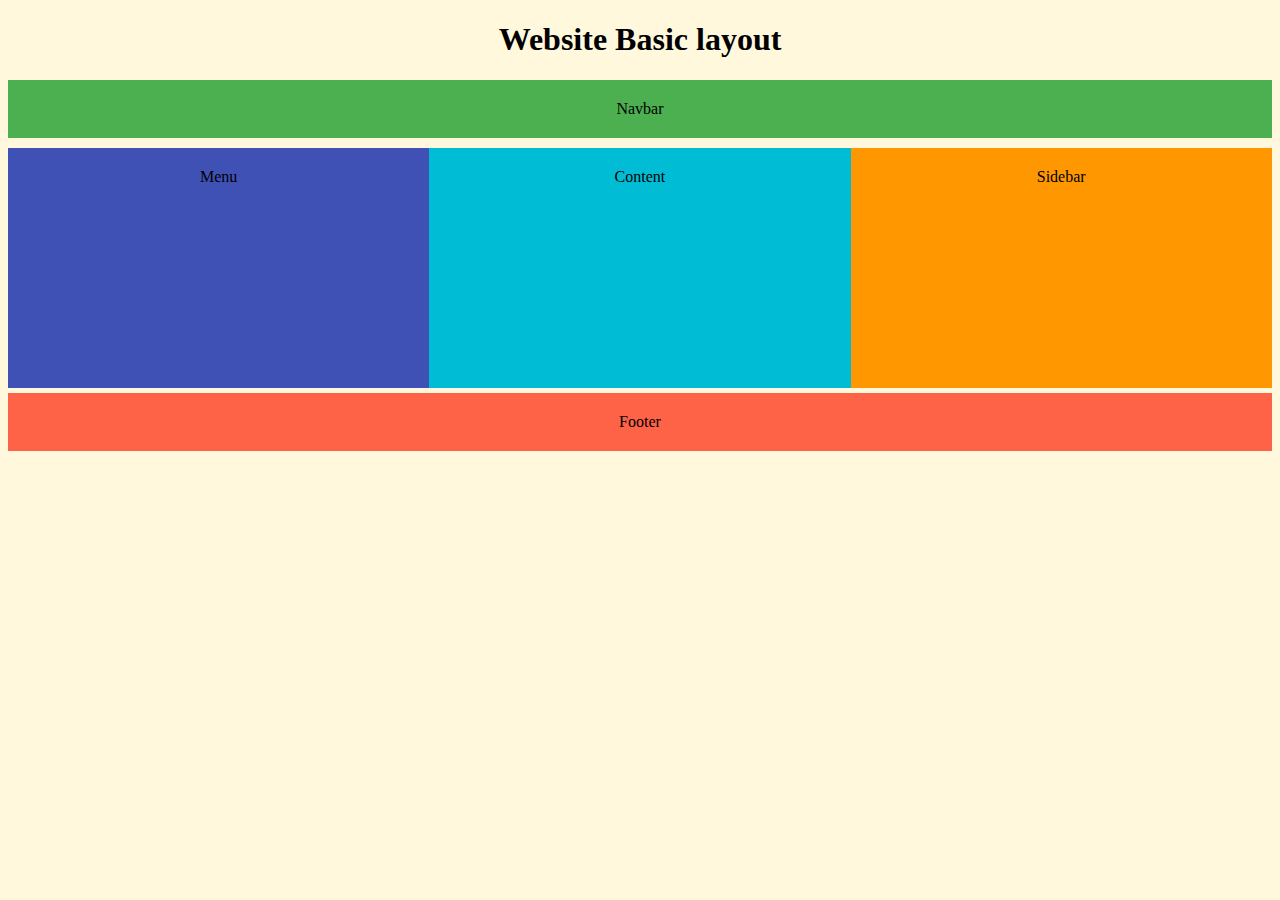
<file: Basic Layout/index.html>
<!DOCTYPE html>
<html lang="en">
<head>
    <meta charset="UTF-8">
    <meta http-equiv="X-UA-Compatible" content="IE=edge">
    <meta name="viewport" content="width=device-width, initial-scale=1.0">
    <title>Basic Layout</title>
    <link rel="stylesheet" type="text/css" href="./layout.css"/>
</head>
<body>
    <div class="weblayout-example">
        <h1>Website Basic layout </h1>
        <div class="navbar">Navbar</div>  
        <div class="menu">Menu</div>
        <div class="content">Content</div>
        <div class="sidebar">Sidebar</div>
        <div class="footer">Footer</div>
    </div>
    </body>
</html>
</file>
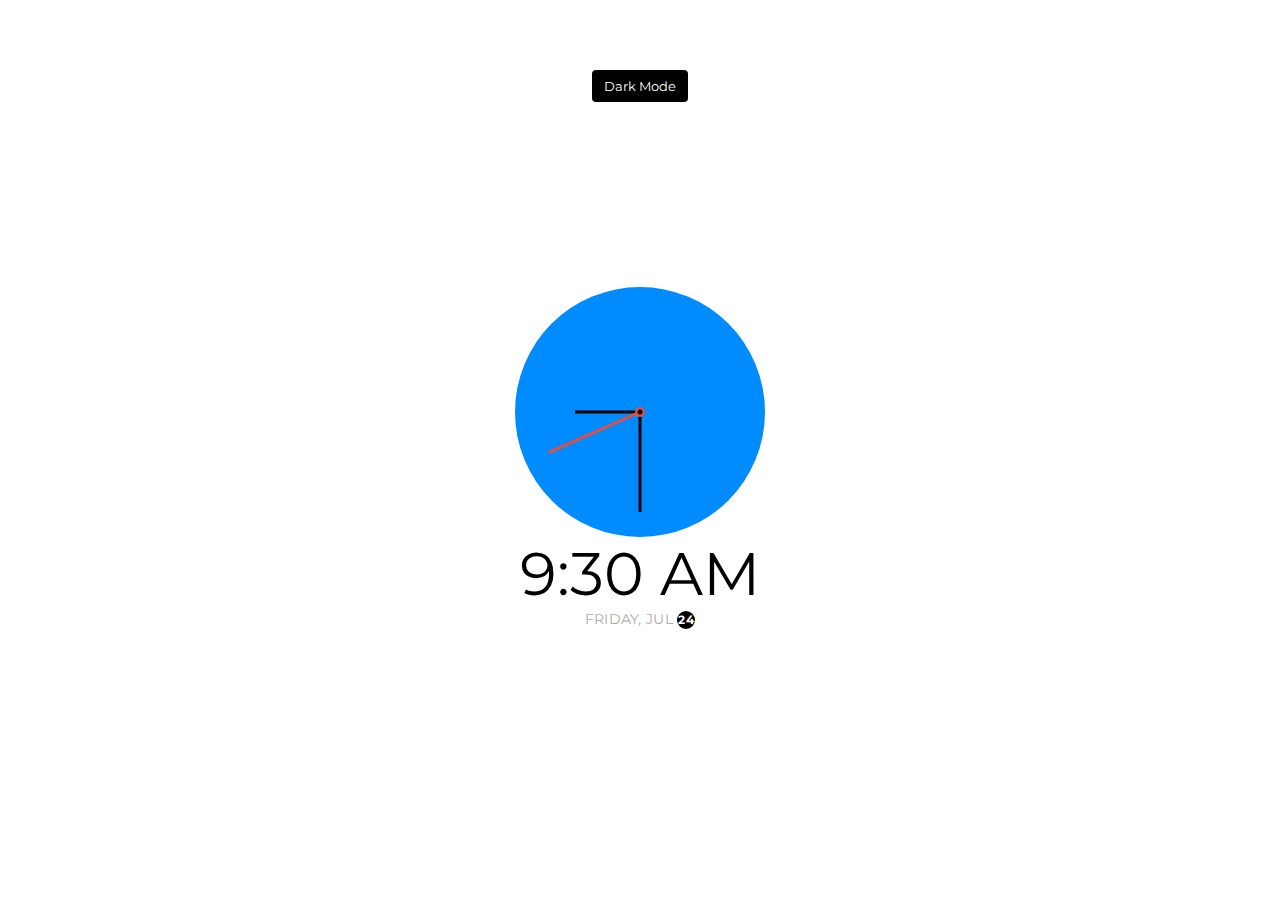
<file: Clock/index.html>
<!DOCTYPE html>
<html lang="en">

<head>
    <meta charset="UTF-8">
    <meta http-equiv="X-UA-Compatible" content="IE=edge">
    <meta name="viewport" content="width=device-width, initial-scale=1.0">
    <title>Clock</title>

    <!-- Favicon -->
    <link rel="icon" href="https://cdn-icons-png.flaticon.com/512/4305/4305432.png" type="image/x-icon">

    <!-- Stylesheets -->
    <link rel="stylesheet" href="./style.css">

</head>

<body>

    <div class="container">
        <button class="toggle-dark">Dark Mode</button>
        <div class="clock-container">
            <div class="clock">
                <div class="needle hour"></div>
                <div class="needle minute"></div>
                <div class="needle second"></div>
                <div class="center-point"></div>
            </div>

            <div class="time"></div>
            <div class="date"></div>

        </div>

    </div>


    <!-- JS -->
    <script src="./script.js"></script>
</body>

</html>
</file>
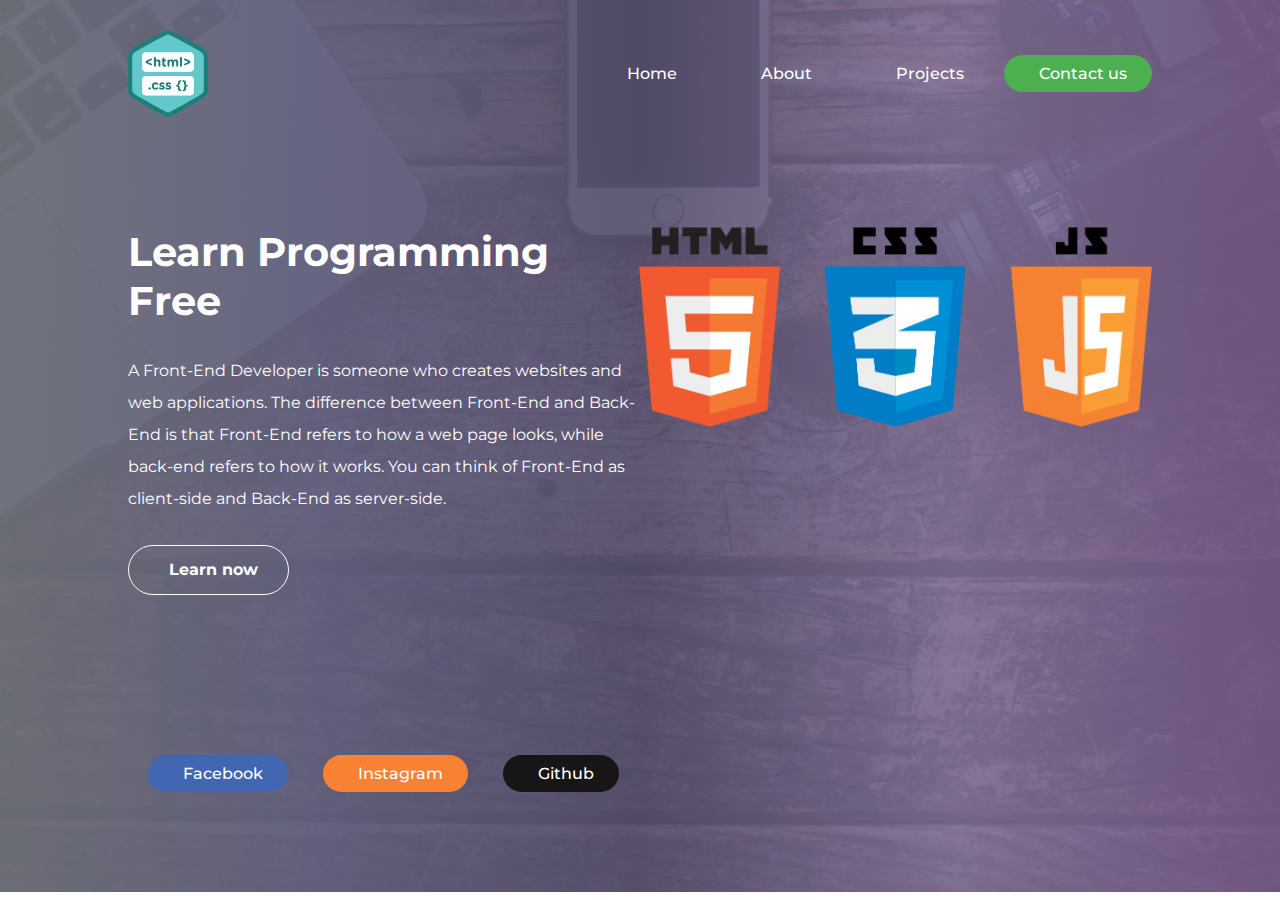
<file: Code_html.css landing page/index.html>
<!DOCTYPE html>
<html lang="en">

<head>
    <meta charset="UTF-8">
    <meta http-equiv="X-UA-Compatible" content="IE=edge">
    <meta name="viewport" content="width=device-width, initial-scale=1.0">
    <title>Code_hmtl.css</title>

    <link rel="shortcut icon" href="./assets/img/images favicon.png" type="image/x-icon">

    <!-- Google fonts -->
    <link rel="preconnect" href="https://fonts.googleapis.com">
    <link rel="preconnect" href="https://fonts.gstatic.com" crossorigin>
    <link href="https://fonts.googleapis.com/css2?family=Montserrat&family=Open+Sans&family=Roboto&display=swap"
        rel="stylesheet">

    <!-- Libraries -->
    <link rel="stylesheet" href="https://cdn.jsdelivr.net/npm/bootstrap-icons@1.10.2/font/bootstrap-icons.css"
        integrity="sha384-b6lVK+yci+bfDmaY1u0zE8YYJt0TZxLEAFyYSLHId4xoVvsrQu3INevFKo+Xir8e" crossorigin="anonymous">

    <!-- Custom Styling -->
    <link rel="stylesheet" href="./assets/css/util.css">
    <link rel="stylesheet" href="./assets/css/animation.css">
    <link rel="stylesheet" href="./assets/css/style.css">

</head>

<body>
    <div class="wrapper">
        <!-- Header -->
        <header>
            <img src="./assets/img/code_html.css.png" class="logo" alt="Code_html.css logo" width="80">
            <nav>
                <ul>
                    <li><a href="#">Home</a></li>
                    <li><a href="#">About</a></li>
                    <li><a href="#">Projects</a></li>
                </ul>
            </nav>
            <button><i class="bi bi-envelope"></i> Contact us</button>
        </header>
        <!-- End Header -->

        <!-- Content -->
        <main class="content">
            <!-- Left -->
            <div class="code-bg">
                <h1>Learn Programming <span class="locale">Free</span></h1>
                <p>A Front-End Developer is someone who creates websites and web applications. The difference between
                    Front-End and Back-End is that Front-End refers to how a web page looks, while back-end refers to
                    how it works. You can think of Front-End as client-side and Back-End as server-side.
                </p>
                <button class="btn btn-outline"><i class="bi bi-camera-video-fill"></i>Learn now</button>

                <!-- Social links -->
                <div class="social-links">
                    <ul>
                        <li><a href="https://www.facebook.com/sudharsandaniel.sudharsandaniel" target="_blank"
                                class="btn-social bg-facebook"><i class="bi bi-facebook"></i>Facebook</a></li>
                        <li><a href="https://www.instagram.com/code_html.css/" target="_blank"
                                class="btn-social bg-instagram"><i class="bi bi-instagram"></i>Instagram</a></li>
                        <li><a href="https://github.com/07danie" target="_blank" class="btn-social bg-github"><i
                                    class="bi bi-github"></i>Github</a></li>
                    </ul>
                </div>
                <!-- End Social links -->
            </div>
            <!-- Right -->
            <img src="./assets/img/html5-logo-devextreme-multi-purpose-controls-html-javascript-3.png"
                alt="Frontend development" width="550" height="200">
        </main>
        <!-- End Content -->

    </div>

</body>

</html>
</file>
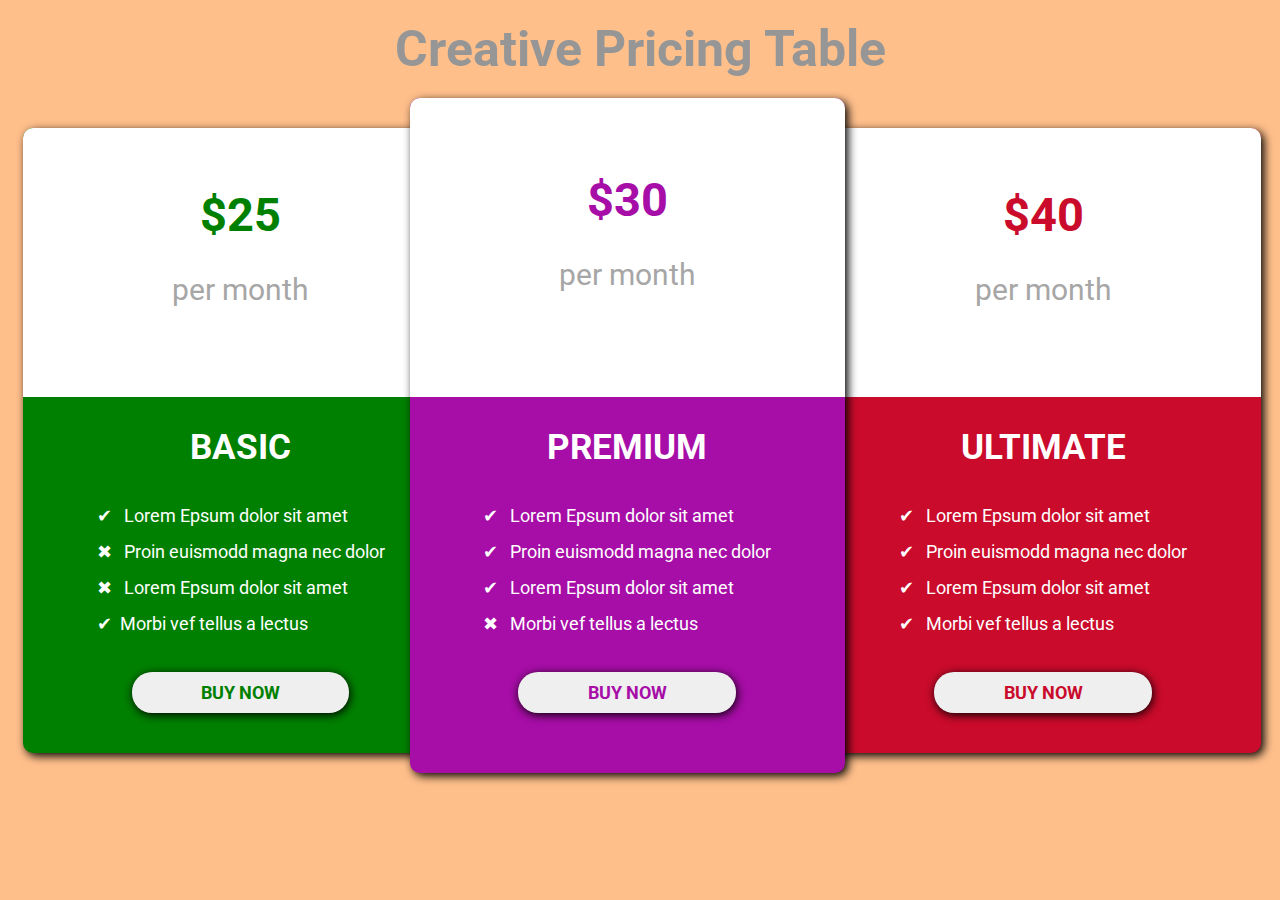
<file: Creative Pricing Table/index.html>
<!DOCTYPE html>
<html lang="en">

<head>
    <meta charset="UTF-8">
    <meta http-equiv="X-UA-Compatible" content="IE=edge">
    <meta name="viewport" content="width=device-width, initial-scale=1.0">
    <title>Creative Pricing Table</title>
    <link rel="preconnect" href="https://fonts.googleapis.com">
    <link rel="preconnect" href="https://fonts.gstatic.com" crossorigin>
    <link href="https://fonts.googleapis.com/css2?family=Open+Sans&family=Roboto&display=swap" rel="stylesheet">
    <link rel="stylesheet" href="https://cdn.jsdelivr.net/npm/bootstrap-icons@1.10.2/font/bootstrap-icons.css"
        integrity="sha384-b6lVK+yci+bfDmaY1u0zE8YYJt0TZxLEAFyYSLHId4xoVvsrQu3INevFKo+Xir8e" crossorigin="anonymous">
    <link rel="stylesheet" type="text/css" href="./css/css.css">

</head>

<body>

    <h1>Creative Pricing Table</h1>

    <div class="container">

        <!-- first card -->
        <div class="pricing-body basic">

            <div class="pricing-title">
                <h3 class="heading-b">$25</h3>
                <p>per month</p>
            </div>

            <div class="pricing-heading">
                <h2>BASIC</h2>
            </div>

            <div class="pricing-items">
                <ul>
                    <li>&#10004 &nbsp; Lorem Epsum dolor sit amet</li>
                    <li>&#10006 &nbsp; Proin euismodd magna nec dolor</li>
                    <li>&#10006 &nbsp; Lorem Epsum dolor sit amet</li>
                    <li>&#10004 &nbsp;Morbi vef tellus a lectus</li>
                </ul>
            </div>

            <button class="pricing-btn b-btn">BUY NOW</button>

        </div>
        <!-- end first card -->


        <!-- second card -->
        <div class="pricing-body premium">

            <div class="pricing-title hero">
                <h3 class="heading-p">$30</h3>
                <p>per month</p>
            </div>

            <div class="pricing-heading">
                <h2>PREMIUM</h2>
            </div>

            <div class="pricing-items">
                <ul>
                    <li>&#10004 &nbsp; Lorem Epsum dolor sit amet</li>
                    <li>&#10004 &nbsp; Proin euismodd magna nec dolor</li>
                    <li>&#10004 &nbsp; Lorem Epsum dolor sit amet</li>
                    <li>&#10006 &nbsp; Morbi vef tellus a lectus</li>
                </ul>
            </div>

            <button class="pricing-btn p-btn">BUY NOW</button>

        </div>
        <!-- end second card -->


        <!-- third card -->
        <div class="pricing-body ultimate">

            <div class="pricing-title">
                <h3 class="heading-u">$40</h3>
                <p>per month</p>
            </div>

            <div class="pricing-heading">
                <h2>ULTIMATE</h2>
            </div>

            <div class="pricing-items">
                <ul>
                    <li>&#10004 &nbsp; Lorem Epsum dolor sit amet</li>
                    <li>&#10004 &nbsp; Proin euismodd magna nec dolor</li>
                    <li>&#10004 &nbsp; Lorem Epsum dolor sit amet</li>
                    <li>&#10004 &nbsp; Morbi vef tellus a lectus</li>
                </ul>
            </div>

            <button class="pricing-btn u-btn">BUY NOW</button>

        </div>
        <!-- end third card -->

    </div>
    
</body>

</html>
</file>
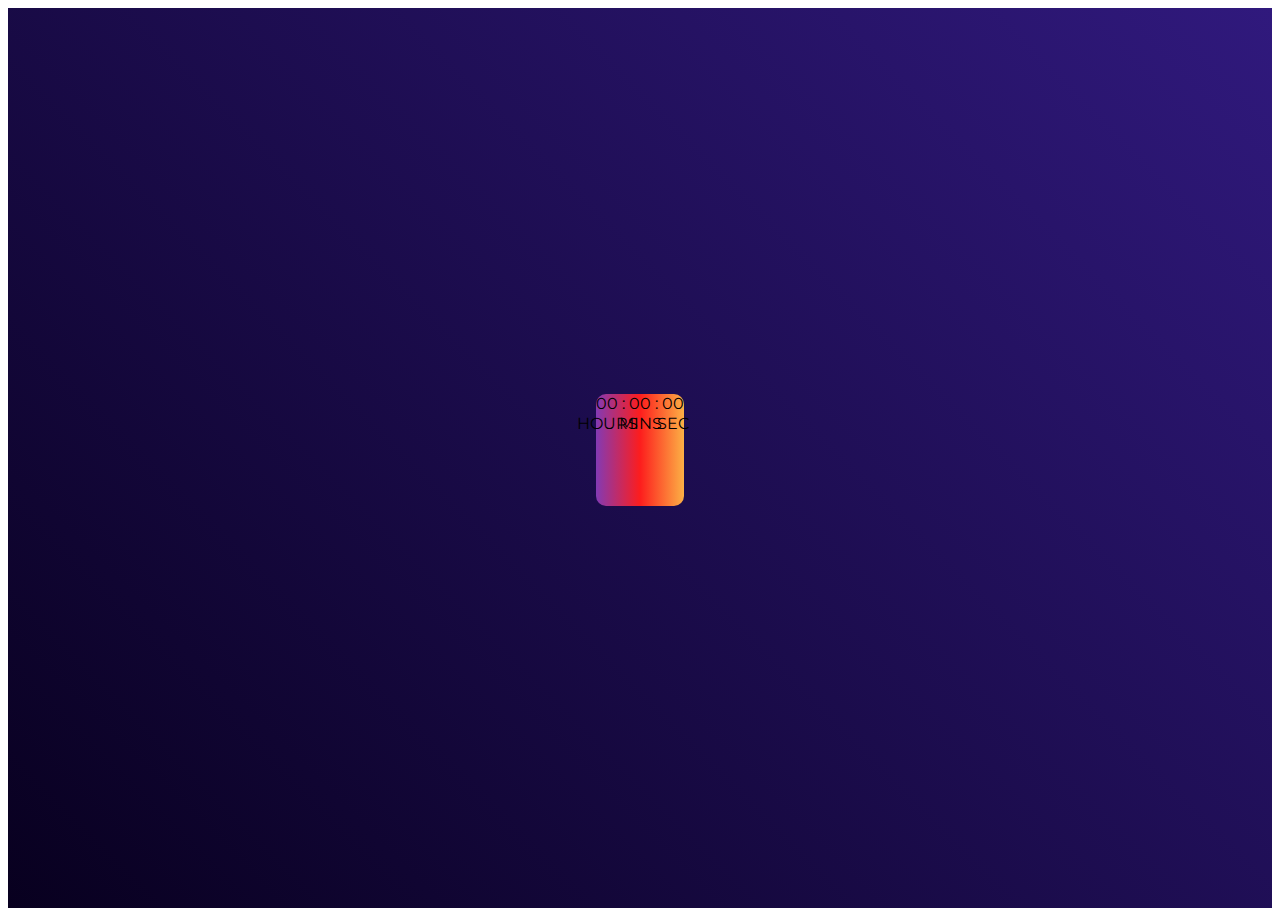
<file: Digital Clock/index.html>
<!DOCTYPE html>
<html lang="en">

<head>
    <meta charset="UTF-8">
    <meta http-equiv="X-UA-Compatible" content="IE=edge">
    <meta name="viewport" content="width=device-width, initial-scale=1.0">
    <title>Digital Clock</title>

    <!-- Bootstrap 5 -->
    <link href="https://cdn.jsdelivr.net/npm/bootstrap@5.3.0/dist/css/bootstrap.min.css" rel="stylesheet"
        integrity="sha384-9ndCyUaIbzAi2FUVXJi0CjmCapSmO7SnpJef0486qhLnuZ2cdeRhO02iuK6FUUVM" crossorigin="anonymous">

    <!-- Favicon -->
    <link rel="icon" href="https://cdn-icons-png.flaticon.com/512/4305/4305432.png" type="image/x-icon">

    <!-- Stylesheets -->
    <link rel="stylesheet" href="./style.css">

</head>

<body>

    <div class="bg-hero">
        <div class="container clock">
            <div class="card text-center">
                <div class="card-body">
                    <div class="card-text text-white display-3 d-flex justify-content-around">
                        <span id="hrs">00</span>
                        <span>:</span>
                        <span id="min">00</span>
                        <span>:</span>
                        <span id="sec">00</span>
                    </div>
                </div>
            </div>
        </div>
    </div>

    <!-- Bootstrap JS -->
    <script src="https://cdn.jsdelivr.net/npm/bootstrap@5.3.0/dist/js/bootstrap.bundle.min.js"
        integrity="sha384-geWF76RCwLtnZ8qwWowPQNguL3RmwHVBC9FhGdlKrxdiJJigb/j/68SIy3Te4Bkz"
        crossorigin="anonymous"></script>

    <!-- JS -->
    <script src="./script.js"></script>
</body>

</html>
</file>
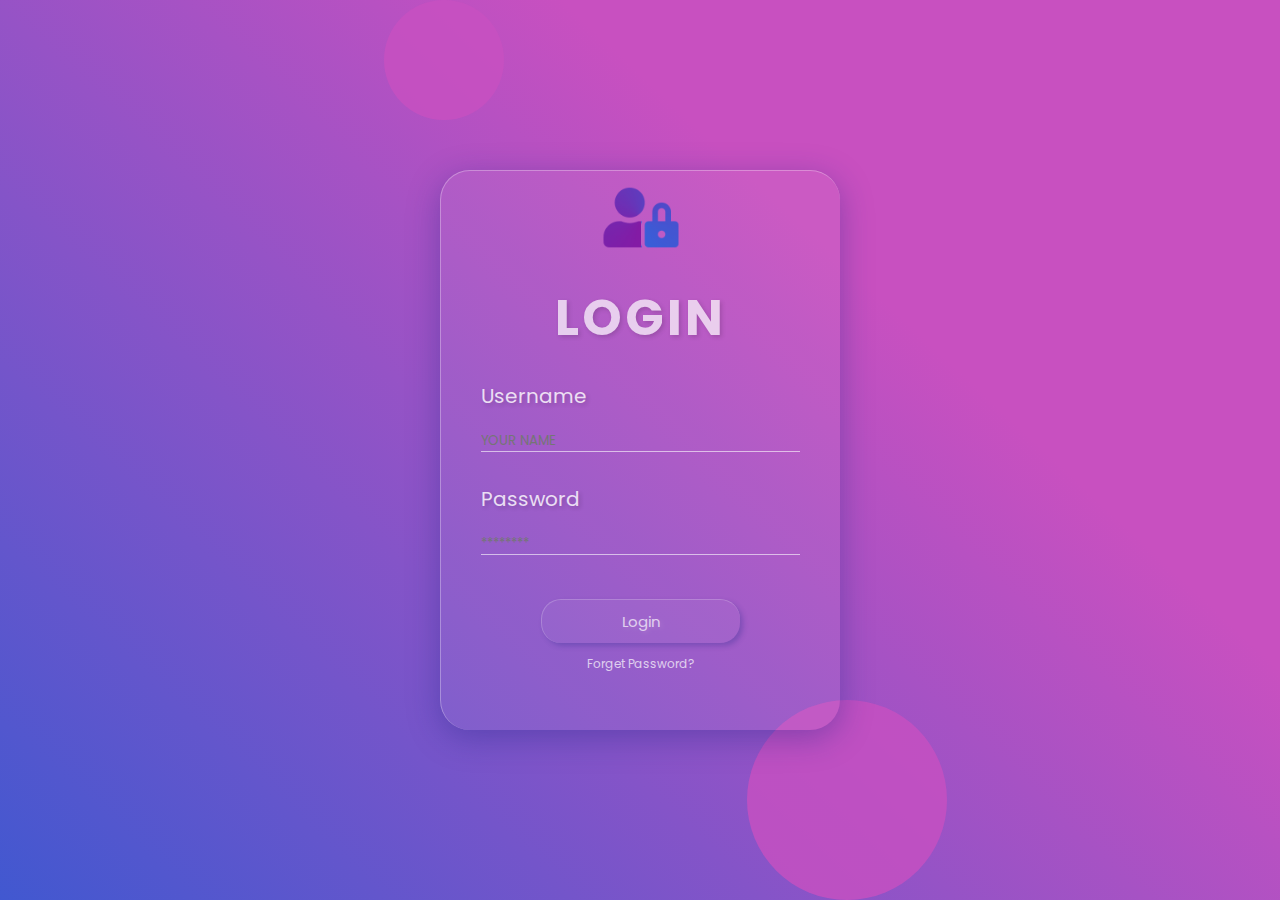
<file: Login Page/index.html>
<!DOCTYPE html>
<html lang="en">

<head>
    <meta charset="UTF-8">
    <meta http-equiv="X-UA-Compatible" content="IE=edge">
    <meta name="viewport" content="width=device-width, initial-scale=1.0">
    <title>Login Page</title>

    <link rel="shortcut icon" href="./assests/login img.png" type="image/x-icon">

    <!-- Custom Styling -->
    <link rel="stylesheet" href="./assests/style.css">
</head>

<body>
    <form action="#" method="post">
        <h1>
            <img src="./assests/login.jpg" alt="Login" width="250">
            LOGIN
        </h1>
        <label for="name">Username</label>
        <input type="text" placeholder="Your Name">
        <label for="password">Password</label>
        <input type="password" placeholder="********">
        <button>Login</button>
        <a href="#">Forget Password?</a>
    </form>

</body>

</html>
</file>
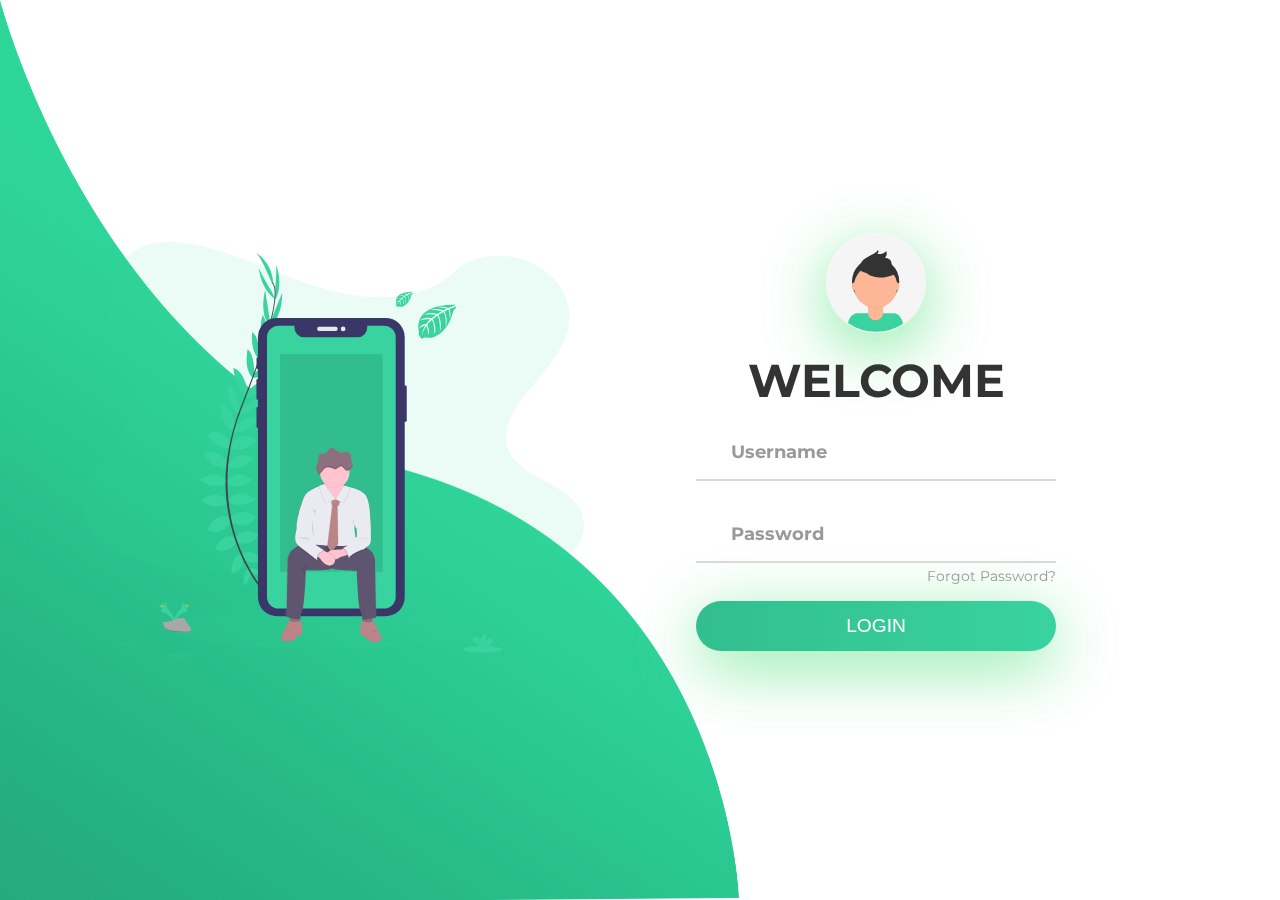
<file: Responsive Sign-in Page/index.html>
<!DOCTYPE html>
<html lang="en">

<head>
    <meta charset="UTF-8">
    <meta http-equiv="X-UA-Compatible" content="IE=edge">
    <meta name="viewport" content="width=device-width, initial-scale=1.0">
    <title>Responsive Sign-in Page</title>

    <!-- Font Awesome cdn -->
    <link rel="stylesheet" href="https://cdnjs.cloudflare.com/ajax/libs/font-awesome/6.4.0/css/all.min.css"
        integrity="sha512-iecdLmaskl7CVkqkXNQ/ZH/XLlvWZOJyj7Yy7tcenmpD1ypASozpmT/E0iPtmFIB46ZmdtAc9eNBvH0H/ZpiBw=="
        crossorigin="anonymous" referrerpolicy="no-referrer" />

    <!-- Stylesheets -->
    <link rel="stylesheet" href="./style.css">

</head>

<body>

    <img src="./assets/img/wave.png" alt="Wave-Img" class="wave">
    <div class="container">
        <div class="img">
            <img src="./assets/img/bg.svg" alt="Background-Img">
        </div>
        <div class="login-content">
            <form>
                <img src="./assets/img/avatar.svg" alt="Avatar-Img">
                <h2 class="title">Welcome</h2>
                <div class="input-div one">
                    <div class="i">
                        <i class="fa fa-user"></i>
                    </div>
                    <div class="div">
                        <h5>Username</h5>
                        <input type="text" class="input" required>
                    </div>
                </div>
                <div class="input-div pass">
                    <div class="i">
                        <i class="fa fa-lock"></i>
                    </div>
                    <div class="div">
                        <h5>Password</h5>
                        <input type="password" class="input" required>
                    </div>
                </div>
                <a href="#">Forgot Password?</a>
                <input type="Submit" class="btn" value="Login">
            </form>
        </div>
    </div>


    <!-- JS -->
    <script src="./script.js" defer></script>
</body>

</html>
</file>
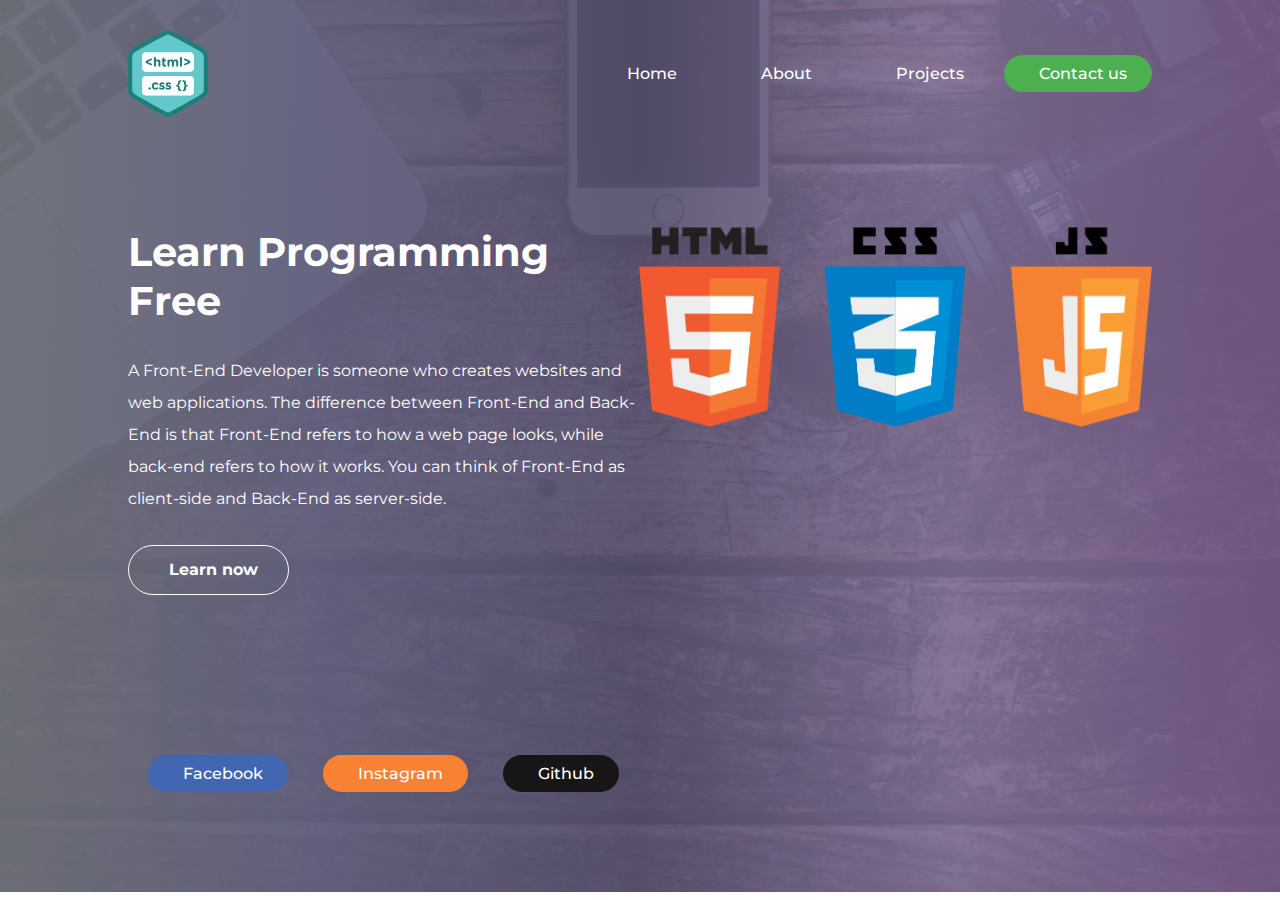
<file: Code_html.css landing page/Landing Page.html>
<!DOCTYPE html>
<html lang="en">

<head>
    <meta charset="UTF-8">
    <meta http-equiv="X-UA-Compatible" content="IE=edge">
    <meta name="viewport" content="width=device-width, initial-scale=1.0">
    <title>Code_hmtl.css</title>

    <link rel="shortcut icon" href="./assets/img/images favicon.png" type="image/x-icon">

    <!-- Google fonts -->
    <link rel="preconnect" href="https://fonts.googleapis.com">
    <link rel="preconnect" href="https://fonts.gstatic.com" crossorigin>
    <link href="https://fonts.googleapis.com/css2?family=Montserrat&family=Open+Sans&family=Roboto&display=swap"
        rel="stylesheet">

    <!-- Libraries -->
    <link rel="stylesheet" href="https://cdn.jsdelivr.net/npm/bootstrap-icons@1.10.2/font/bootstrap-icons.css"
        integrity="sha384-b6lVK+yci+bfDmaY1u0zE8YYJt0TZxLEAFyYSLHId4xoVvsrQu3INevFKo+Xir8e" crossorigin="anonymous">

    <!-- Custom Styling -->
    <link rel="stylesheet" href="./assets/css/util.css">
    <link rel="stylesheet" href="./assets/css/animation.css">
    <link rel="stylesheet" href="./assets/css/style.css">

</head>

<body>
    <div class="wrapper">
        <!-- Header -->
        <header>
            <img src="./assets/img/code_html.css.png" class="logo" alt="Code_html.css logo" width="80">
            <nav>
                <ul>
                    <li><a href="#">Home</a></li>
                    <li><a href="#">About</a></li>
                    <li><a href="#">Projects</a></li>
                </ul>
            </nav>
            <button><i class="bi bi-envelope"></i> Contact us</button>
        </header>
        <!-- End Header -->

        <!-- Content -->
        <main class="content">
            <!-- Left -->
            <div class="code-bg">
                <h1>Learn Programming <span class="locale">Free</span></h1>
                <p>A Front-End Developer is someone who creates websites and web applications. The difference between
                    Front-End and Back-End is that Front-End refers to how a web page looks, while back-end refers to
                    how it works. You can think of Front-End as client-side and Back-End as server-side.
                </p>
                <button class="btn btn-outline"><i class="bi bi-camera-video-fill"></i>Learn now</button>

                <!-- Social links -->
                <div class="social-links">
                    <ul>
                        <li><a href="https://www.facebook.com/sudharsandaniel.sudharsandaniel" target="_blank"
                                class="btn-social bg-facebook"><i class="bi bi-facebook"></i>Facebook</a></li>
                        <li><a href="https://www.instagram.com/code_html.css/" target="_blank"
                                class="btn-social bg-instagram"><i class="bi bi-instagram"></i>Instagram</a></li>
                        <li><a href="https://github.com/07danie" target="_blank" class="btn-social bg-github"><i
                                    class="bi bi-github"></i>Github</a></li>
                    </ul>
                </div>
                <!-- End Social links -->
            </div>
            <!-- Right -->
            <img src="./assets/img/html5-logo-devextreme-multi-purpose-controls-html-javascript-3.png"
                alt="Frontend development" width="550" height="200">
        </main>
        <!-- End Content -->

    </div>

</body>

</html>
</file>
<file: Basic Layout/layout.css>
* {
    background-color: #fff8dc;
}
h1 {
    text-align: center;
}
.weblayout-example > div {
    padding: 20px 0;
    text-align: center;
    margin: 5px 0;
    
}
.navbar {
    background-color: #4caf50;
}
.menu {
    float: left;
    width: 33.33%;
    height: 200px;
    background-color : #3f51b5;
}
.content {
    float: left;
    width: 33.33%;
    height: 200px;
    background-color: #00bcd4;  
}
.sidebar {
    float: left;
    width: 33.33%;
    height: 200px;
    background-color: #ff9800;
}
.footer {
    clear: both;
    background-color: tomato;
}
</file>
<file: Clock/style.css>
@import url("https://fonts.googleapis.com/css2?family=Montserrat:wght@100;300;400;500;700;800;900&display=swap");

* {
  box-sizing: border-box;
  font-family: "Montserrat", sans-serif;
}

:root {
  --primary-color: #000;
  --secondary-color: #fff;
}

body {
  transition: all 0.5s ease-in;
}

body.dark {
  --primary-color: #fff;
  --secondary-color: #333;
}

body.dark {
  background-color: #111;
  color: var(--primary-color);
}

.container {
  display: flex;
  justify-content: center;
  align-items: center;
  height: 100vh;
  overflow: hidden;
}

.container .toggle-dark {
  cursor: pointer;
  background-color: var(--primary-color);
  color: var(--secondary-color);
  border: none;
  border-radius: 4px;
  padding: 8px 12px;
  position: absolute;
  top: 70px;
}

.container .toggle-dark:focus {
  outline: none;
}

.container .clock-container {
  display: flex;
  flex-direction: column;
  justify-content: space-between;
  align-items: center;
}

.container .clock {
  background-color: rgb(0, 140, 255);
  position: relative;
  width: 250px;
  height: 250px;
  border-radius: 50%;
}

.clock .needle {
  background-color: var(--primary-color);
  position: absolute;
  top: 50%;
  left: 50%;
  height: 65px;
  width: 3px;
  transform-origin: bottom center;
  transition: all 0.5s ease-in;
}

.needle.hour {
  transform: translate(-50%, -100%) rotate(0deg);
}

.needle.minute {
  transform: translate(-50%, -100%) rotate(0deg);
  height: 100px;
}

.needle.second {
  transform: translate(-50%, -100%) rotate(0deg);
  height: 100px;
  background-color: #e74c3c;
}

.clock .center-point {
  background-color: #e74c3c;
  width: 10px;
  height: 10px;
  position: absolute;
  top: 50%;
  left: 50%;
  transform: translate(-50%, -50%);
  border-radius: 50%;
}

.center-point::after {
  content: "";
  background-color: var(--primary-color);
  width: 5px;
  height: 5px;
  position: absolute;
  top: 50%;
  left: 50%;
  transform: translate(-50%, -50%);
  border-radius: 50%;
}

.time {
  font-size: 60px;
}

.date {
  color: #aaa;
  font-size: 14px;
  letter-spacing: 0.3px;
  text-transform: uppercase;
}

.date .circle {
  background-color: var(--primary-color);
  color: var(--secondary-color);
  border-radius: 50%;
  height: 18px;
  width: 18px;
  display: inline-flex;
  align-items: center;
  justify-content: center;
  line-height: 18px;
  transition: all 0.5s ease-in;
  font-size: 12px;
  font-weight: bold;
}
</file>
<file: Code_html.css landing page/assets/css/util.css>
i.bi {
    margin-right: 10px;
}
</file>
<file: Code_html.css landing page/assets/css/animation.css>
/* Animation */
.locale {
    animation-name: colorchange;
    animation-duration: 4s;
    animation-iteration-count: infinite;
}

@keyframes colorchange {
    0% {
        color: #e25e3b;
    }

    25% {
        color: #ffff00;
    }

    50% {
        color: #fff;
    }

    100% {
        color: #4ca5f0;
    }
}
</file>
<file: Code_html.css landing page/assets/css/style.css>
* {
    box-sizing: border-box;
    margin: 0;
    padding: 0;
    font-family: 'Montserrat', sans-serif;
}

/* Header */
header {
    display: flex;
    justify-content: flex-end;
    align-items: center;
    padding: 30px 10%;
    background-color: transparent;
}

.logo {
    cursor: pointer;
    margin-right: auto;
}

li,
a,
button {
    font-weight: 500;
    font-size: 16px;
    text-decoration: none;
    color: #fff;
}

nav ul li {
    display: inline-block;
    padding: 0px 40px;
}

nav ul li a {
    transition: all 0.3s ease 0s;

}

nav ul li a:hover {
    color: #000;
    transition: all 0.3s ease 0s;
}

header>button {
    padding: 9px 25px;
    background-color: #4caf50;
    border-radius: 50px;
    border: none;
    cursor: pointer;
    outline: none;
    transition: all 0.3s ease 0s;
}

header>button:hover {
    background-color: rgba(0, 136, 169, 0.8);
}

.wrapper {
    background: url(../img/code_bg.jpg) no-repeat center center / cover;
    width: 100%;
    display: block;
    position: relative;
    z-index: 1;
}

.wrapper:before {
    position: absolute;
    content: '';
    background-image: linear-gradient(to right, rgba(108, 110, 119, 0.95), rgba(96, 94, 124, 0.95), rgba(83, 75, 105, 0.9),
            rgba(125, 108, 148, 0.85), rgba(111, 85, 129, 0.95));
    width: 100%;
    height: 100%;
    top: 0;
    left: 0;
    z-index: -1;
}

/* Content */
.content {
    display: flex;
    padding: 80px 10%;
    justify-content: space-between;
    color: #fff;
}

.code-bg h1 {
    font-size: 40px;
}

.code-bg p {
    margin: 30px 0;
    font-weight: 400;
    line-height: 2;
}

.btn {
    display: inline-block;
    font-weight: 400;
    color: #212529;
    text-align: center;
    vertical-align: middle;
    -webkit-user-select: none;
    -moz-user-select: none;
    -moz-user-select: none;
    user-select: none;
    background-color: transparent;
    border: 1px solid transparent;
    padding: .375rem .75rem;
    font-size: 1rem;
    line-height: 1.5;
    border-radius: .25rem;
    transition: color .15s ease-in-out, background-color .15s ease-in-out, border-color .15s ease-in-out,
        box-shadow .15s ease-in-out;
}

.btn-outline {
    border-radius: 30px;
    color: #ffffff;
    border-color: #ffffff;
    padding: 12px 30px;
    font-weight: 700;
    cursor: pointer;
    outline: none;
}

.btn-outline:hover {
    background: #ffffff;
    color: #02d6ba;
}

/* Social Links */
.social-links {
    padding: 20px;
    margin-top: 140px;
}

.social-links ul {
    list-style: none;
    display: flex;
    justify-content: space-between;
}

.btn-social {
    display: flex;
    padding: 9px 25px;
    border: none;
    border-radius: 50px;
}

.bg-facebook {
    background-color: #4267b2;
}

.bg-instagram {
    background-color: rgb(248, 130, 51);
}

.bg-github {
    background-color: #171515;
}
</file>
<file: Creative Pricing Table/css/css.css>
* {
    padding: 0;
    margin: 0;
    box-sizing: border-box;
    list-style: none;
    font-family: 'Open Sans', sans-serif;
    font-family: 'Roboto', sans-serif;
}

body {
    background-color: #ffbf8b;
}

h1 {
    color: #969696;
    margin-top: 20px;
    text-align: center;
    font-size: 50px;
}

.container {
    display: flex;
    position: relative;
    margin-top: 50px;
    text-align: center;
}

.pricing-body {
    box-shadow: 3px 3px 10px 0px #000;
    border-radius: 10px;
}

.basic {
    position: relative;
    background-color: #008000;
    height: 625px;
    left: 23px;
    width: 34%;
}

.premium {
    position: absolute;
    background-color: #a70da7;
    height: 675px;
    top: -30px;
    left: 32%;
    width: 34%;
    z-index: 1;
}

.hero {
    padding: 75px 0 !important;
}

.ultimate {
    position: relative;
    background-color: #ca0b2b;
    height: 625px;
    left: 30.5%;
    width: 34%;
}

.pricing-title {
    font-size: 40px;
    background: #fff;
    padding: 60px 0;
    border-top-left-radius: 10px;
    border-top-right-radius: 10px;
}

.pricing-title>p {
    color: #a7a6a6;
    font-size: 30px;
    padding: 30px 0;
}

.pricing-heading h2 {
    margin: 30px 0;
    color: #fff;
    font-size: 35px;
}

.heading-b {
    color: #008000;
}

.heading-p {
    color: #a70da7;
}

.heading-u {
    color: #ca0b2b;
}

.pricing-items {
    display: flex;
    justify-content: center;
    font-size: 18px;
    line-height: 2;
    color: #fff;
}

ul li {
    text-align: left;
}

.pricing-btn {
    cursor: pointer;
    width: 50%;
    margin: 30px 0px;
    padding: 10px 0;
    border-radius: 20px;
    border: none;
    outline: none;
    font-size: 18px;
    font-weight: bold;
    box-shadow: 1px 2px 10px #000;
}

.b-btn {
    color: #008000;
}

.p-btn {
    position: relative;
    top: 0;
    color: #a70da7;
}

.u-btn {
    color: #ca0b2b;
}
</file>
<file: Digital Clock/style.css>
@import url("https://fonts.googleapis.com/css2?family=Montserrat:wght@100;300;400;500;700;800;900&display=swap");

* {
  font-family: "Montserrat", sans-serif;
}

.bg-hero {
  width: 100%;
  min-height: 100vh;
  background: linear-gradient(45deg, #08001f, #30197d);
}

.clock {
  position: absolute;
  top: 50%;
  left: 50%;
  transform: translate(-50%, -50%);
}

.card {
  height: 7em;
  background: rgb(131, 58, 180);
  background: linear-gradient(
    90deg,
    rgba(131, 58, 180, 1) 0%,
    rgba(253, 29, 29, 1) 50%,
    rgba(252, 176, 69, 1) 100%
  );
  border-radius: 10px;
}

.card span {
  position: relative;
}

.card span::after {
  font-size: 16px;
  position: absolute;
  bottom: -20px;
  left: 50%;
  transform: translate(-50%);
}

#hrs::after {
  content: "HOURS";
}

#min::after {
  content: "MINS";
}

#sec::after {
  content: "SEC";
}
</file>
<file: Login Page/assests/style.css>
@import url('https://fonts.googleapis.com/css2?family=Montserrat&family=Open+Sans&family=Poppins&family=Roboto&display=swap');

* {
    margin: 0;
    padding: 0;
    box-sizing: border-box;
    font-family: 'Poppins', sans-serif;
}

body {
    height: 100vh;
    width: 100%;
    display: flex;
    justify-content: center;
    align-items: center;
    background-color: #4158D0;
    background-image: linear-gradient(43deg, #4158D0 0%, #C850C0 68%);
}

form {
    width: 25rem;
    height: 35rem;
    display: flex;
    flex-direction: column;
    background: rgba(255, 255, 255, 0.06);
    box-shadow: 0 8px 32px 0 rgba(31, 38, 135, .37);
    border-radius: 30px;
    border-left: 1px solid rgba(255, 255, 255, 0.3);
    border-top: 1px solid rgba(255, 255, 255, 0.3);
}

h1 {
    font-size: 50px;
    padding: 5px;
    color: #fff;
    text-align: center;
    text-shadow: 2px 2px 4px rgba(0, 0, 0, .2);
    letter-spacing: 3px;
    margin-bottom: 5%;
    opacity: .7;
}

form:before {
    content: '';
    position: absolute;
    bottom: 0%;
    right: 26%;
    width: 200px;
    height: 200px;
    background: #C850C0;
    border-radius: 50%;
    z-index: -1;
    opacity: .8;
}

form:after {
    content: '';
    position: absolute;
    top: 0%;
    left: 30%;
    width: 120px;
    height: 120px;
    background: #C850C0;
    border-radius: 50%;
    z-index: -1;
    opacity: .8;
}

label {
    font-size: 20px;
    color: #fff;
    margin-left: 10%;
    opacity: .8;
    text-shadow: 2px 2px 4px rgba(0, 0, 0, .2);
}

input {
    width: 80%;
    text-transform: uppercase;
    margin: 5% auto;
    margin-bottom: 8%;
    border: none;
    outline: none;
    background: transparent;
    color: #fff;
    border-bottom: 1px solid rgba(255, 255, 255, 0.6);
}

button {
    cursor: pointer;
    width: 50%;
    padding: 10px 30px;
    margin: 3% auto;
    color: #fff;
    font-size: 15px;
    opacity: .7;
    background: rgba(255, 255, 255, 0.06);
    border: none;
    outline: none;
    border-radius: 20px;
    text-shadow: 2px 2px 4px rgba(255, 255, 255, .2);
    box-shadow: 3px 3px 5px rgba(31, 38, 135, .37);
    border-left: 1px solid rgba(255, 255, 255, 0.3);
    border-top: 1px solid rgba(255, 255, 255, 0.3);
}

a {
    font-size: 12px;
    text-align: center;
    text-decoration: none;
    color: #fff;
    opacity: .7;
}
</file>
<file: Responsive Sign-in Page/style.css>
@import url("https://fonts.googleapis.com/css2?family=Montserrat:wght@100;300;400;500;700;800;900&display=swap");

* {
  padding: 0;
  margin: 0;
  box-sizing: border-box;
}

body {
  font-family: "Montserrat", sans-serif;
  overflow: hidden;
}

.wave {
  position: fixed;
  bottom: 0;
  left: 0;
  height: 100%;
  z-index: -1;
}

.container {
  width: 100vw;
  height: 100vh;
  display: grid;
  grid-template-columns: repeat(2, 1fr);
  grid-gap: 7rem;
  padding: 0 2rem;
}

.img {
  display: flex;
  justify-content: flex-end;
  align-items: center;
}

.login-content {
  display: flex;
  justify-content: flex-start;
  align-items: center;
  text-align: center;
}

.img img {
  width: 500px;
}

form {
  width: 360px;
}

.login-content img {
  height: 100px;
  border-radius: 50%;
  box-shadow: 0 1rem 4rem rgb(92 228 130 / 74%);
}

.login-content h2 {
  margin: 15px 0;
  color: #333;
  text-transform: uppercase;
  font-size: 2.9rem;
}

.input-div {
  position: relative;
  display: grid;
  grid-template-columns: 7% 93%;
  margin: 25px 0;
  padding: 5px 0;
  border-bottom: 2px solid #d9d9d9;
}

.input-div.one {
  margin-top: 0;
}

.i {
  color: #d9d9d9;
  display: flex;
  justify-content: center;
  align-items: center;
}

.i i {
  transition: 0.3s;
}

.input-div > div {
  position: relative;
  height: 45px;
}

.input-div > div > h5 {
  position: absolute;
  left: 10px;
  top: 50%;
  transform: translateY(-50%);
  color: #999;
  font-size: 18px;
  transition: 0.3s;
}

.input-div:before,
.input-div:after {
  content: "";
  position: absolute;
  bottom: -2px;
  width: 0%;
  height: 2px;
  background-color: #38d39f;
  transition: 0.4s;
}

.input-div:before {
  right: 50%;
}

.input-div:after {
  left: 50%;
}

.input-div.focus:before,
.input-div.focus:after {
  width: 50%;
}

.input-div.focus > div > h5 {
  top: -5px;
  font-size: 15px;
}

.input-div.focus > .i > i {
  color: #38d39f;
}

.input-div > div > input {
  position: absolute;
  left: 0;
  top: 0;
  width: 100%;
  height: 100%;
  border: none;
  outline: none;
  background: none;
  padding: 0.5rem 0.7rem;
  font-size: 1.2rem;
  color: #555;
  font-family: "Poppins", sans-serif;
}

.input-div.pass {
  margin-bottom: 4px;
}

a {
  display: block;
  text-align: right;
  text-decoration: none;
  color: #999;
  font-size: 0.9rem;
  transition: 0.3s;
}

a:hover {
  color: #38d39f;
}

.btn {
  display: block;
  width: 100%;
  height: 50px;
  border-radius: 25px;
  outline: none;
  border: none;
  background-image: linear-gradient(to right, #32be8f, #38d39f, #32be8f);
  background-size: 200%;
  font-size: 1.2rem;
  color: #fff;
  font-family: "Poppins", sans-serif;
  text-transform: uppercase;
  margin: 1rem 0;
  cursor: pointer;
  transition: 0.5s;
  box-shadow: 0 1rem 4rem rgb(92 228 130 / 74%);
}

.btn:hover {
  background-position: right;
}

@media screen and (max-width: 1050px) {
  .container {
    grid-gap: 5rem;
  }
}

@media screen and (max-width: 1000px) {
  form {
    width: 290px;
  }

  .login-content h2 {
    font-size: 2.4rem;
    margin: 8px 0;
  }

  .img img {
    width: 400px;
  }
}

@media screen and (max-width: 900px) {
  .container {
    grid-template-columns: 1fr;
  }

  .img {
    display: none;
  }

  .wave {
    display: none;
  }

  .login-content {
    justify-content: center;
  }
}
</file>
